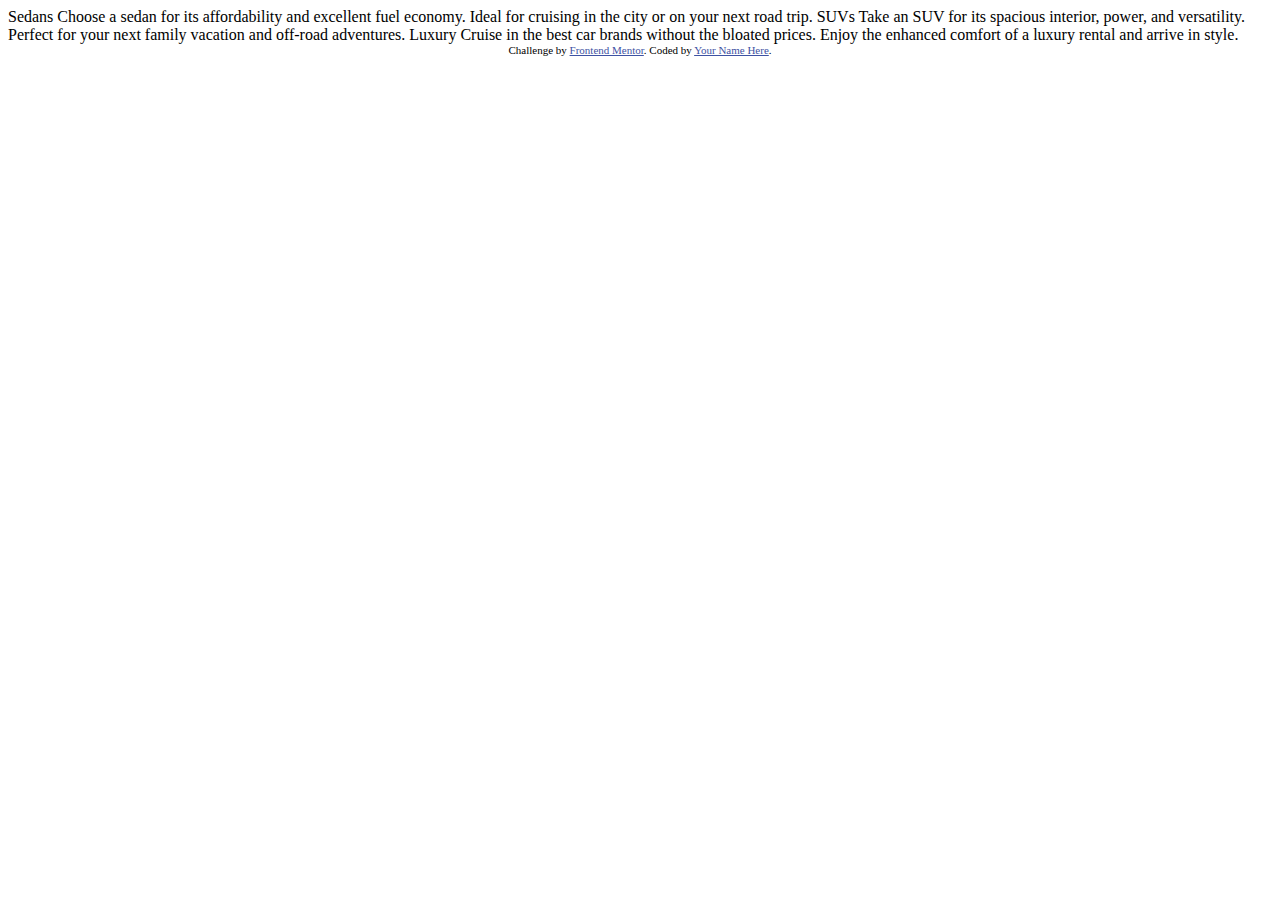
<file: 3 Column Preview Card Component #7/index.html>
<!DOCTYPE html>
<html lang="en">
<head>
  <meta charset="UTF-8">
  <meta name="viewport" content="width=device-width, initial-scale=1.0"> <!-- displays site properly based on user's device -->

  <link rel="icon" type="image/png" sizes="32x32" href="./images/favicon-32x32.png">
  
  <title>Frontend Mentor | 3-column preview card component</title>

  <!-- Feel free to remove these styles or customise in your own stylesheet 👍 -->
  <style>
    .attribution { font-size: 11px; text-align: center; }
    .attribution a { color: hsl(228, 45%, 44%); }
  </style>
</head>
<body>
  
  Sedans
  Choose a sedan for its affordability and excellent fuel economy. Ideal for cruising in the city 
  or on your next road trip.

  SUVs
  Take an SUV for its spacious interior, power, and versatility. Perfect for your next family vacation 
  and off-road adventures.

  Luxury
  Cruise in the best car brands without the bloated prices. Enjoy the enhanced comfort of a luxury 
  rental and arrive in style.
  
  <div class="attribution">
    Challenge by <a href="https://www.frontendmentor.io?ref=challenge" target="_blank">Frontend Mentor</a>. 
    Coded by <a href="#">Your Name Here</a>.
  </div>
</body>
</html>
</file>
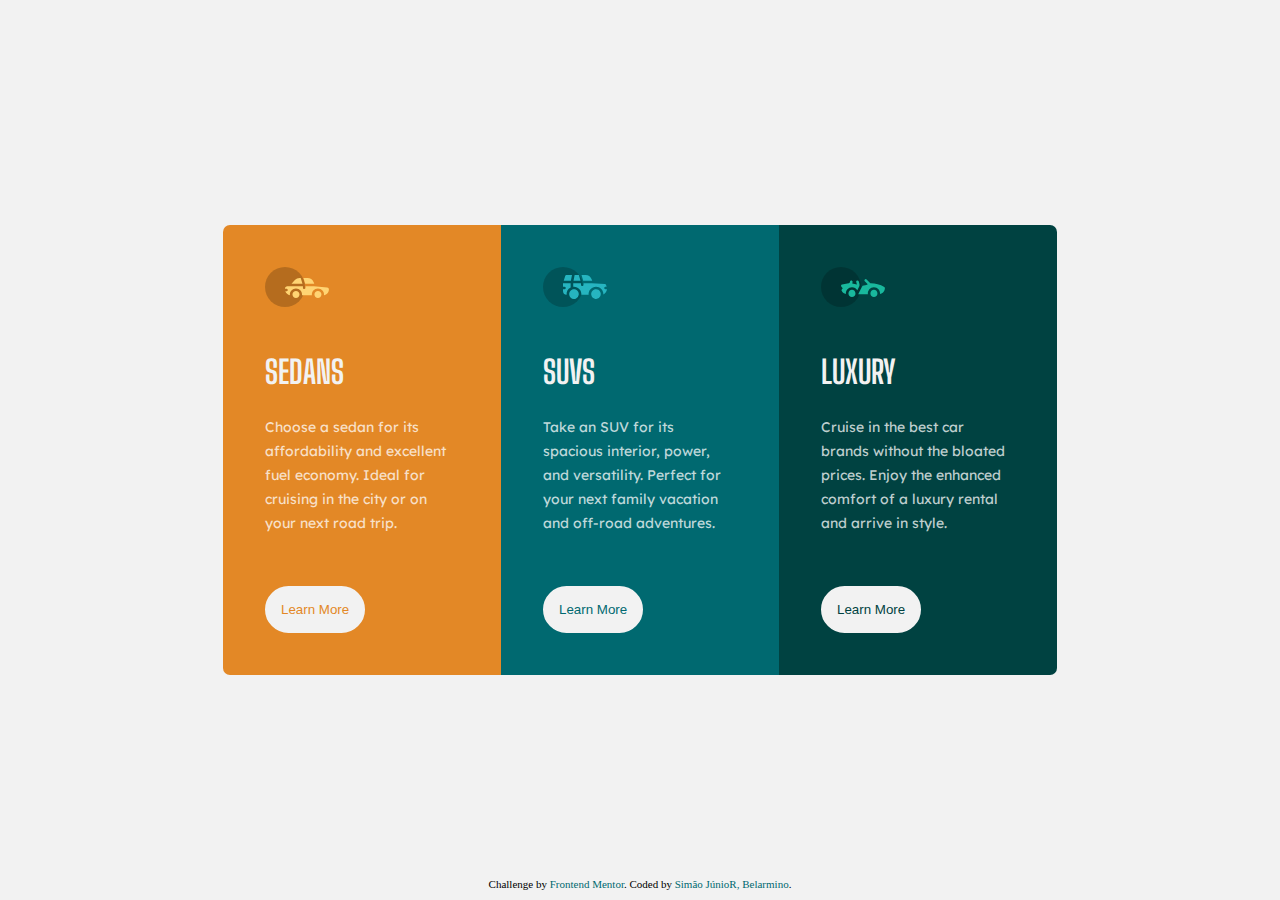
<file: 3-column-preview-card-component/index.html>
<!DOCTYPE html>
<html lang="en">
<head>
  <meta charset="UTF-8">
  <meta name="viewport" content="width=device-width, initial-scale=1.0">

  <link rel="icon" type="image/png" sizes="32x32" href="./images/favicon-32x32.png">
  
  <title>Frontend Mentor | 3-column preview card component</title>

  <link rel="stylesheet" href="css/style.css">
</head>
<body>

  <main class="container">

    <section class="sedans">
      <img src="./images/icon-sedans.svg" alt="Sedans">
      <h1>Sedans</h1>

      <p>
        Choose a sedan for its affordability and excellent fuel economy. Ideal for cruising in the city or on your next road trip.
      </p>

      <button>Learn More</button>
    </section>

    <section class="suvs">
      <img src="./images/icon-suvs.svg" alt="suvs">
      <h1>SUVs</h1>

      <p>
         Take an SUV for its spacious interior, power, and versatility. Perfect for your next family vacation and off-road adventures.
      </p>

      <button>Learn More</button>
    </section>

    <section class="luxury">
      <img src="./images/icon-luxury.svg" alt="luxury">
      <h1>Luxury</h1>

      <p>
          Cruise in the best car brands without the bloated prices. Enjoy the enhanced comfort of a luxury rental and arrive in style.
      </p>

      <button>Learn More</button>
    </section>

  </main>
  
  <footer class="attribution">
    Challenge by <a href="https://www.frontendmentor.io?ref=challenge" target="_blank">Frontend Mentor</a>. 
    Coded by <a href="https://www.instagram.com/wonderr____/">Simão JúnioR, Belarmino</a>.
  </footer>
</body>
</html>
</file>
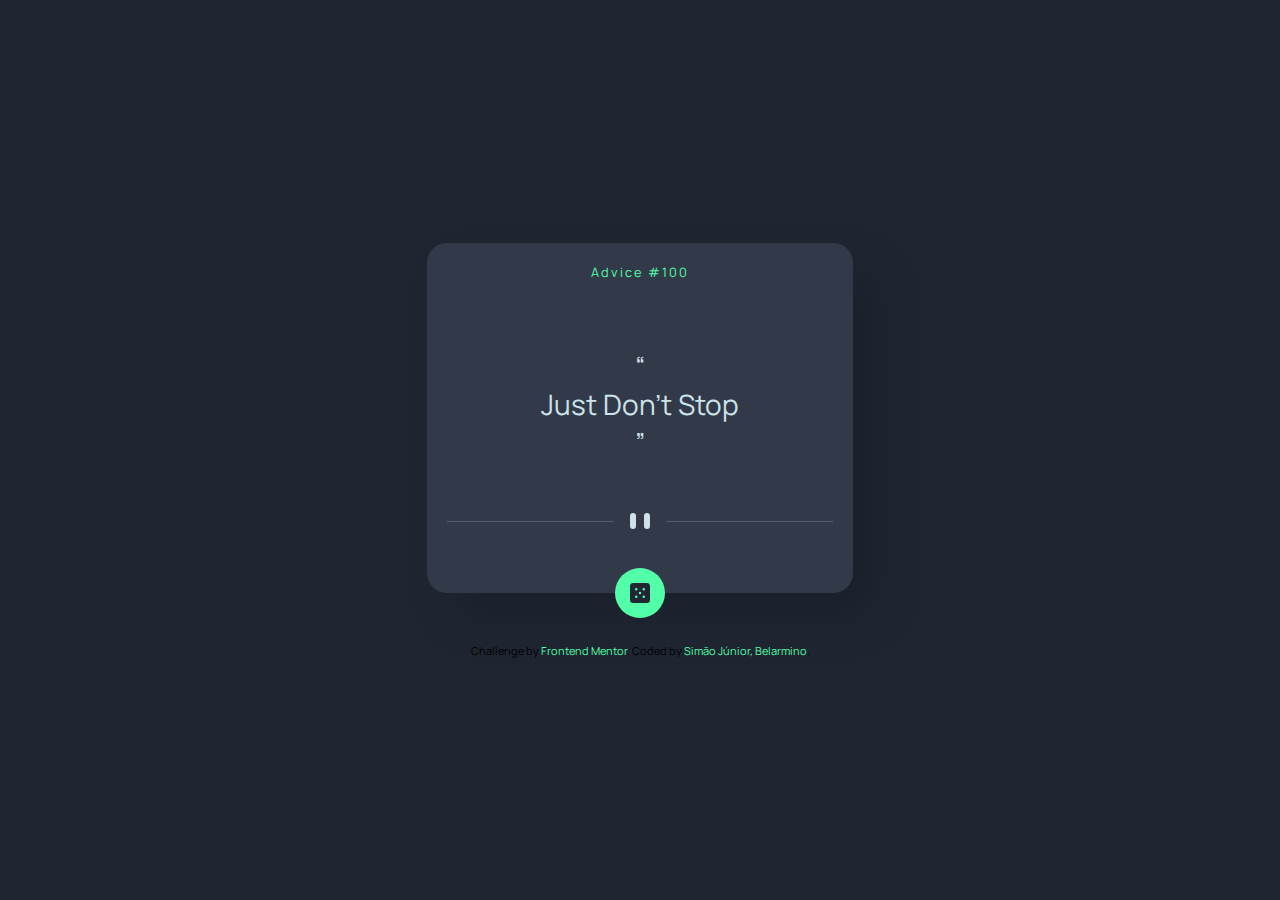
<file: Advice Generator App #4/index.html>
<!DOCTYPE html>
<html lang="en">
  <head>
    <meta charset="UTF-8" />
    <meta name="viewport" content="width=device-width, initial-scale=1.0" />

    <link
      rel="icon"
      type="image/png"
      sizes="32x32"
      href="./images/favicon-32x32.png"
    />

    <link rel="stylesheet" href="css/style.css" />
    <script src="js/script.js" defer></script>

    <title>Advice Generator App</title>
  </head>
  <body>

    <div class="container">

      <div class="advice">

        <div class="advice-id">Advice #100</div>
        <q class="advice-text">Just Don't Stop</q>
        <div class="divider"></div>

      </div>

      <button id="dice">
        <img src="./images/icon-dice.svg" alt="Dice">
      </button>

    </div>
    
    <div class="attribution">
      Challenge by
      <a href="https://www.frontendmentor.io?ref=challenge" target="_blank"
        >Frontend Mentor</a
      >. Coded by
      <a href="https://www.instagram.com/wonderr____/"
        >Simão Júnior, Belarmino</a
      >.
    </div>
  </body>
</html>
</file>
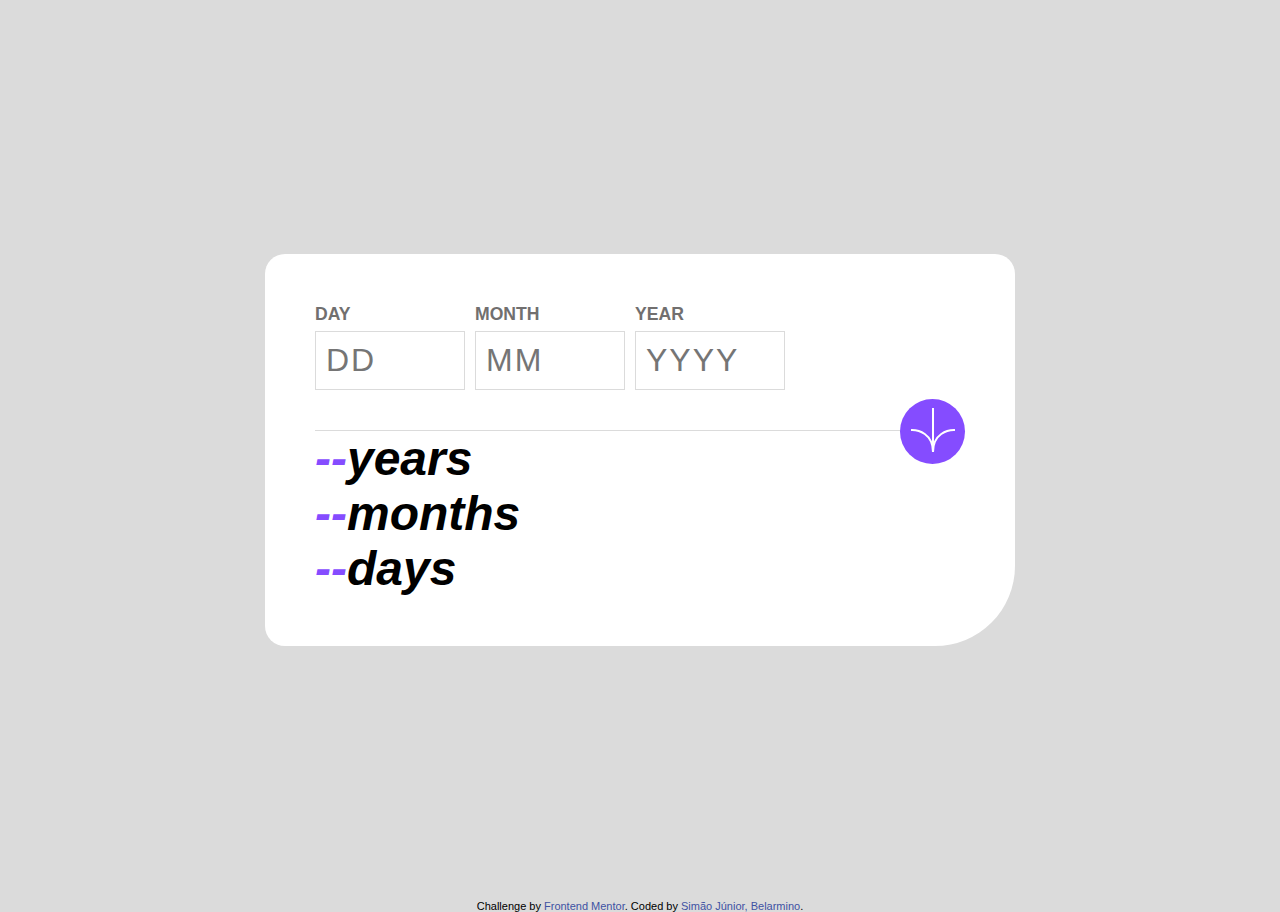
<file: Age Calculator App #2/index.html>
<!DOCTYPE html>
<html lang="en">
  <head>
    <meta charset="UTF-8" />
    <meta http-equiv="X-UA-Compatible" content="IE=edge" />
    <meta name="viewport" content="width=device-width, initial-scale=1.0" />
    <title>Age Calculator App</title>
    <link
      rel="shortcut icon"
      href="assets/images/favicon-32x32.png"
      type="image/x-icon"
    />

    <link rel="stylesheet" href="css/style.css" />
  </head>

  <body>
    <main class="container">
      <div class="content">
        <div class="input">
          <!-- Day -->
          <div class="dayInput">
            <h6>Day</h6>
            <input
              type="number"
              name="dayInput"
              id="dayInput"
              placeholder="DD"
              min="1"
              max="31"
            />
            <p class="error"></p>
          </div>

          <!-- Month -->
          <div class="monthInput">
            <h6>Month</h6>
            <input
              type="number"
              name="monthInput"
              id="monthInput"
              placeholder="MM"
              min="1"
              max="12"
            />
            <p class="error"></p>
          </div>

          <!-- Year-->
          <div class="yearInput">
            <h6>Year</h6>
            <input
              type="number"
              name="yearInput"
              id="yearInput"
              placeholder="YYYY"
              min="1"
            />
            <p class="error"></p>
          </div>
        </div>

        <hr />
        <button type="submit" id="submissionBtn">
          <img src="assets/images/icon-arrow.svg" alt="submission button" />
        </button>

        <div class="result">
          <h1><span id="yearOutput">--</span>years</h1>
          <h1><span id="monthOutput">--</span>months</h1>
          <h1><span id="dayOutput">--</span>days</h1>
        </div>
      </div>
    </main>

    <footer class="attribution">
      Challenge by
      <a href="https://www.frontendmentor.io?ref=challenge" target="_blank"
        >Frontend Mentor</a
      >. Coded by
      <a href="https://www.instagram.com/wonderr____/"
        >Simão Júnior, Belarmino</a
      >.
    </footer>

    <script src="js/script.js"></script>
  </body>
</html>
</file>
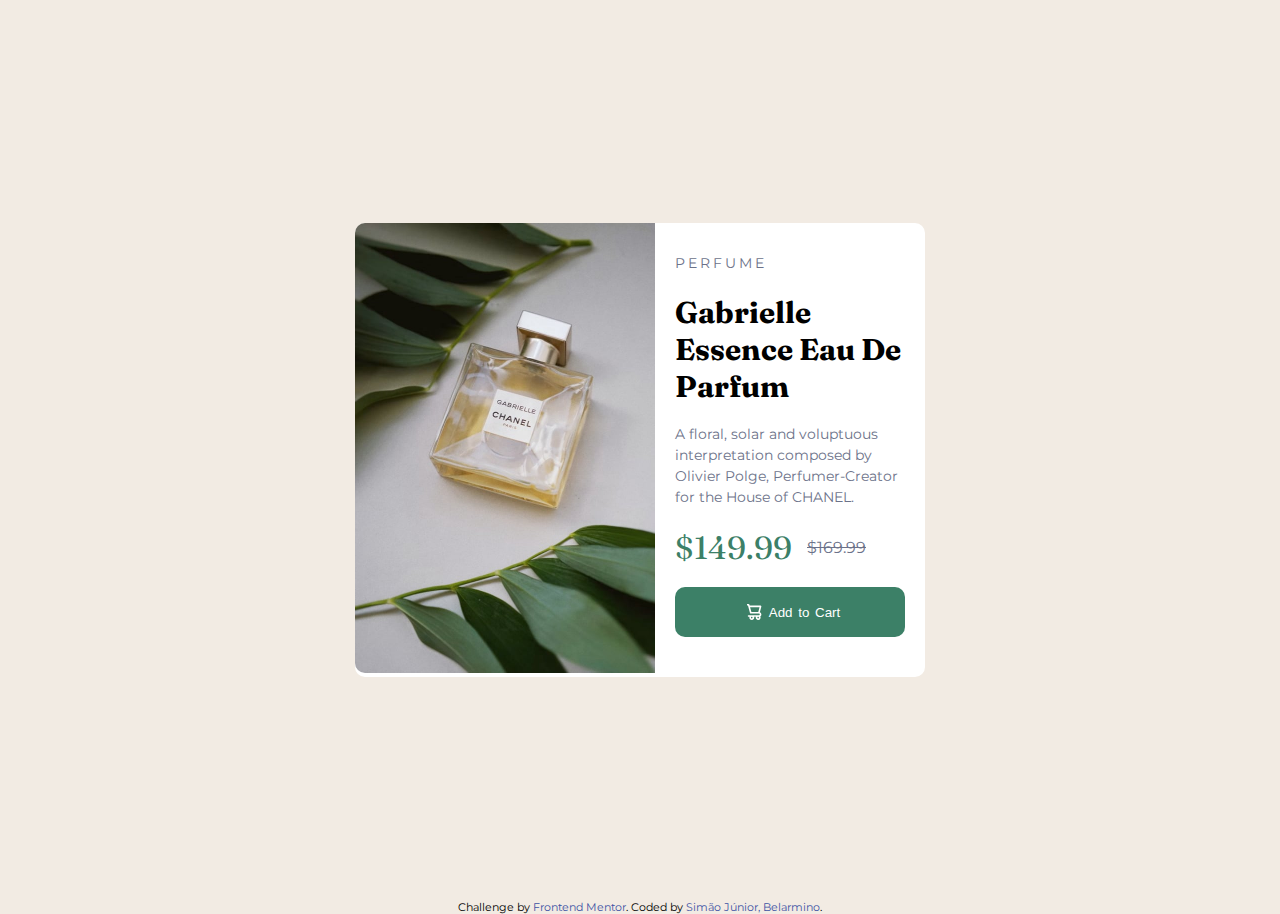
<file: Product Preview Card Component #3/index.html>
<!DOCTYPE html>
<html lang="en">
  <head>
    <meta charset="UTF-8" />
    <meta name="viewport" content="width=device-width, initial-scale=1.0" />

    <link
      rel="icon"
      type="image/png"
      sizes="32x32"
      href="./images/favicon-32x32.png"
    />
    <link rel="stylesheet" href="css/style.css" />

    <title>Product Preview Card</title>
  </head>
  <body>
    <main class="container">
      <article class="content">
        <section class="left-section">
          <img src="images/image-product-desktop.jpg" alt="Product" />
        </section>

        <section class="right-section">
          <p class="title">Perfume</p>

          <h1>Gabrielle <span>Essence Eau</span> <span>De Parfum</span></h1>

          <p class="paragraph">
            A floral, solar and voluptuous interpretation composed by Olivier
            Polge, Perfumer-Creator for the House of CHANEL.
          </p>

          <div class="prices">
            <div class="new-price">$149.99</div>
            <div class="old-price">$169.99</div>
          </div>

          <button>
            <svg width="15" height="16" xmlns="http://www.w3.org/2000/svg">
              <path
                d="M14.383 10.388a2.397 2.397 0 0 0-1.518-2.222l1.494-5.593a.8.8 0 0 0-.144-.695.8.8 0 0 0-.631-.28H2.637L2.373.591A.8.8 0 0 0 1.598 0H0v1.598h.983l1.982 7.4a.8.8 0 0 0 .799.59h8.222a.8.8 0 0 1 0 1.599H1.598a.8.8 0 1 0 0 1.598h.943a2.397 2.397 0 1 0 4.507 0h1.885a2.397 2.397 0 1 0 4.331-.376 2.397 2.397 0 0 0 1.12-2.021ZM11.26 7.99H4.395L3.068 3.196h9.477L11.26 7.991Zm-6.465 6.392a.8.8 0 1 1 0-1.598.8.8 0 0 1 0 1.598Zm6.393 0a.8.8 0 1 1 0-1.598.8.8 0 0 1 0 1.598Z"
                fill="#FFF"
              />
            </svg>
            Add to Cart
          </button>
        </section>
      </article>
    </main>

    <div class="attribution">
      Challenge by
      <a href="https://www.frontendmentor.io?ref=challenge" target="_blank"
        >Frontend Mentor</a
      >. Coded by <a href="#">Simão Júnior, Belarmino</a>.
    </div>
  </body>
</html>
</file>
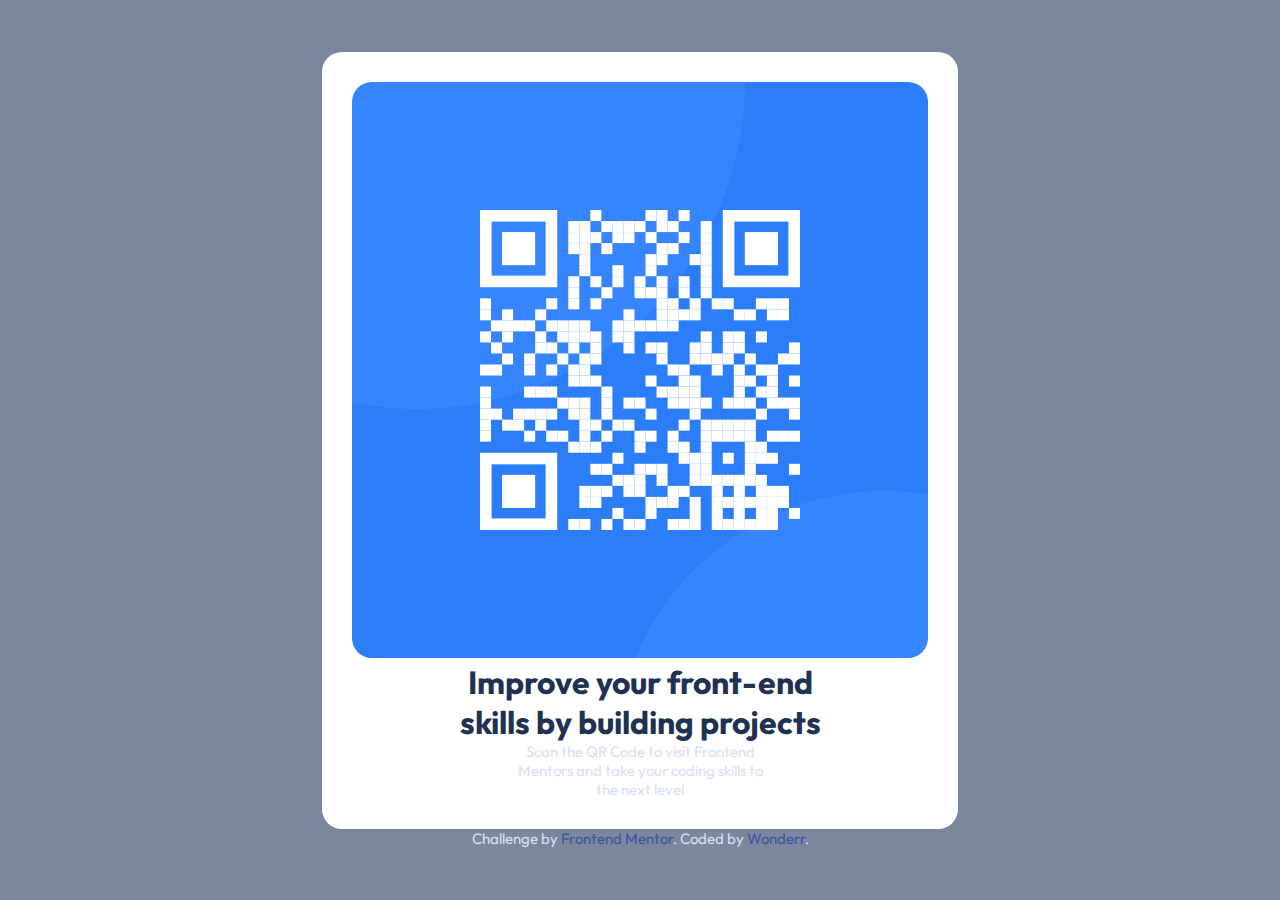
<file: QRCode Component #1/index.html>
<!DOCTYPE html>
<html lang="en">
  <head>
    <meta charset="UTF-8" />
    <meta name="viewport" content="width=device-width, initial-scale=1.0" />
    <!-- displays site properly based on user's device -->

    <link
      rel="icon"
      type="image/png"
      sizes="32x32"
      href="./images/favicon-32x32.png"
    />

    <title>Frontend Mentor | QR code component</title>
    <link rel="stylesheet" href="style/style.css" />
  </head>
  <body>
    <main>
      <figure>
        <img
          src="images/image-qr-code.png"
          alt="Qr Code"
          width="576"
          height="576"
        />
      </figure>

      <h1>
        <span>Improve your front-end</span>
        <span>skills by building projects</span>
      </h1>

      <p>
        <span>Scan the QR Code to visit Frontend</span>
        <span>Mentors and take your coding skills to</span>
        <span>the next level</span>
      </p>
    </main>

    <footer class="attribution">
      <p>
        Challenge by
        <a href="https://www.frontendmentor.io?ref=challenge" target="_blank"
          >Frontend Mentor</a
        >. Coded by
        <a href="https://www.instagram.com/wonderr____/">Wonderr</a>.
      </p>
    </footer>
  </body>
</html>
</file>
<file: 3-column-preview-card-component/css/style.css>
@import url('https://fonts.googleapis.com/css2?family=Lexend+Deca&display=swap');
@import url('https://fonts.googleapis.com/css2?family=Big+Shoulders+Display:wght@700&display=swap');

*,
*::after,
*::before {
    margin: 0;
    padding: 0;
    box-sizing: border-box;
}

:root {

    /* PRIMARY COLORS */

    --BRIGHT-ORANGE: hsl(31, 77%, 52%);
    --DARK-CYAN: hsl(184, 100%, 22%);
    --VERY-DARK-CYAN: hsl(179, 100%, 13%);

    /* NEUTRAL COLORS */

    --TRANSPARENT-WHITE: hsla(0, 0%, 100%, 0.75);
    --VERY-LIGHT-GRAY: hsl(0, 0%, 95%);

    /* FONTS */
    --LEXEND-DECA: 'Lexend Deca', sans-serif;
    --BIG-SHOULDERS-DISPLAY: 'Big Shoulders Display', cursive;
}

body {
    font-size: 15px;
    background-color: var(--VERY-LIGHT-GRAY);

    display: flex;
    height: 100vh;
}

main {
    display: flex;
    flex-direction: row;
    justify-content: center;
    align-items: center;

    width: 100%;
}

section {
    max-width: 278px;
    height: 450px;
    padding: 42px;
    position: relative;
}

section.sedans {
    background-color: var(--BRIGHT-ORANGE);

    border-radius: 7px 0 0 7px;
}

section.suvs {
    background-color: var(--DARK-CYAN);
}

section.luxury {
    background-color: var(--VERY-DARK-CYAN);

    border-radius: 0 7px 7px 0;
}

img {
    margin-bottom: 42px;
}

p {
    color: var(--TRANSPARENT-WHITE);
    font-family: var(--LEXEND-DECA);

    font-size: 14px;

    line-height: 1.5rem;
}

h1 {
    color: var(--VERY-LIGHT-GRAY);
    font-family: var(--BIG-SHOULDERS-DISPLAY);
    text-transform: uppercase;
    font-size: 32px;
    margin-bottom: 1.5rem;
}

button {
    cursor: pointer;
    position: absolute;
    text-align: center;
    padding: 14px;
    border-radius: 25px;
    border: 2px solid var(--VERY-LIGHT-GRAY);
    bottom: 42px;
}

.sedans button {
    color: var(--BRIGHT-ORANGE);
    background-color: var(--VERY-LIGHT-GRAY);
}

.suvs button {
    color: var(--DARK-CYAN);
    background-color: var(--VERY-LIGHT-GRAY);
}

.luxury button {
    color: var(--VERY-DARK-CYAN);
    background-color: var(--VERY-LIGHT-GRAY);
}

button:hover {
    background-color: transparent;
    color: var(--TRANSPARENT-WHITE);
}

button:active {
    transform: scale(0.9);
}

.attribution {
    font-size: 11px;
    text-align: center;

    width: 100%;
    margin: 0 auto;
    position: absolute;
    bottom: 10px;
}

.attribution a {
    color: var(--DARK-CYAN);
    text-decoration: none;
}
</file>
<file: Advice Generator App #4/css/style.css>
@import url('https://fonts.googleapis.com/css2?family=Manrope:wght@800&display=swap');

* {
    margin: 0;
    padding: 0;
    box-sizing: border-box;
    font-family: 'Manrope', sans-serif;
}

:root {
    /* PRIMARY */
    --LIGHT-CYAN: hsl(193, 38%, 86%);
    --NEON-GREEN: hsl(150, 100%, 66%);

    /* NEUTRAL */
    --GRAYISH-BLUE: hsl(217, 19%, 38%);
    --DARK-GRAYISH-BLUE: hsl(217, 19%, 24%);
    --DARK-BLUE: hsl(218, 23%, 16%);
}

body,
.container,
.advice,
.advice>.advice-text,
#dice {
    display: flex;
    align-items: center;
    flex-direction: column;
}

body {
    width: 100vw;
    height: 100vh;
    justify-content: center;
    background-color: var(--DARK-BLUE);
}

.advice {
    width: 33.333vw;
    max-width: 550px;
    min-width: 375px;

    height: 350px;
    padding: 20px;
    border-radius: 20px;
    box-shadow: 25px 25px 50px #00000025;

    background-color: var(--DARK-GRAYISH-BLUE);
}

.advice>.advice-id {
    font-size: 0.8rem;
    letter-spacing: 2px;
    color: var(--NEON-GREEN);
    margin-bottom: 15px;
}

.advice>.advice-text {
    width: 100%;
    height: 70%;

    justify-content: center;
    text-align: center;

    color: var(--LIGHT-CYAN);
    font-size: 28px;
}

.advice>.divider {
    width: 100%;
    height: 16px;
    background-position-x: center;

    background-image: url('../images/pattern-divider-desktop.svg');
}

#dice {
    width: 50px;
    height: 50px;
    border-radius: 50%;

    justify-content: center;

    border: none;
    background-color: var(--NEON-GREEN);
    position: relative;
    bottom: 25px;
    cursor: pointer;

    transition: all .2s linear;
}

#dice:hover {
    box-shadow: 0 0 25px var(--NEON-GREEN);
}

#dice > img {
    width: 40%;
}

.attribution {
    font-size: 11px;
    text-align: center;
}

.attribution a {
    text-decoration: none;
    color: var(--NEON-GREEN);
}
</file>
<file: Age Calculator App #2/css/style.css>
*,
*::after,
*::before {
    padding: 0;
    margin: 0;
    box-sizing: border-box;
}

:root {
    /* PRIMARY COLORS */
    --PURPLE: hsl(259, 100%, 65%);
    --LIGHT-RED: hsl(0, 100%, 67%);
    

    /* NEUTRAL COLORS */
    --WHITE: hsl(0, 0%, 100%);
    --OFF-WHITE: hsl(0, 0%, 94%);
    --LIGHT-GREY: hsl(0, 0%, 86%);
    --SMOKEY-GREY: hsl(0, 1%, 44%);
    --OFF-BLACK: hsl(0, 0%, 8%);
}

html {
    font-family: 'Poppins', sans-serif;
}

body {
    background-color: var(--LIGHT-GREY);
}

.container {
    display: flex;
    justify-content: center;
    align-items: center;

    height: 100vh;
}

.content {
    background-color: var(--WHITE);
    width: 750px;
    padding: 50px;
    border-radius: 20px;
    border-bottom-right-radius: 80px;
    position: relative;
}

.input {
    display: flex;
    margin-bottom: 35px;
}

input {
    font-size: 2rem;
    width: 150px;
    padding: 10px;
    margin-top: 6px;
    margin-right: 10px;
    border: 0.5px solid var(--LIGHT-GREY);
    outline: none;
    letter-spacing: 2px;
    caret-color: var(--PURPLE);

    cursor: pointer;
}

input:focus, input:hover {
    border: 0.5px solid var(--PURPLE);
}

h6 {
    font-size: 1.1rem;
    text-transform: uppercase;
    color: var(--SMOKEY-GREY);
}

hr {
    border: none;
    height: 1px;
    background-color: var(--LIGHT-GREY);
}

button {
    position: absolute;
    background-color: var(--PURPLE);
    width: 65px;
    height: 65px;
    border: none;
    outline: none;
    border-radius: 50%;
    right: 50px;
    margin-top: -32px;

    cursor: pointer;
}

button:hover {
    background-color: var(--OFF-BLACK);
}

p.error {
    font-size: 12px;
    font-weight: 400;
    color: var(--LIGHT-RED);
    font-style: italic;
    margin: 5px 0;
}

.result h1 {
    font-size: 3rem;
    font-style: italic;
}

.result span {
    color: var(--PURPLE);
}

footer a {
    text-decoration: none;
}

.attribution { 
    font-size: 11px; 
    text-align: center; 
}

.attribution a {
    color: hsl(228, 45%, 44%); 
}

/* || RESPONSIVENESS */

@media only screen and (max-width: 525px) {
    .input {
        margin-bottom: 40px;
    }   

    input {
        font-size: 18px;
        width: 80px;
        position: relative;
    }

    .result h1 {
        font-size: 2.7rem;
    }

    p.error {
        font-size: 10px;
    }

    button {
        right: 40%;
    }

    .result {
        margin-top: 40px;
    }
}
</file>
<file: Product Preview Card Component #3/css/style.css>
@import url('https://fonts.googleapis.com/css2?family=Montserrat:wght@500;700&display=swap');

@import url('https://fonts.googleapis.com/css2?family=Fraunces:wght@700&display=swap');


* {
    margin: 0;
    padding: 0;
    box-sizing: border-box;
}

:root {
    /* PRIMARY */
    --DARK-CYAN: hsl(158, 36%, 37%);
    --CREAM: hsl(30, 38%, 92%);

    /* NEUTRAL */
    --VERY-DARK-BLUE: hsl(212, 21%, 14%);
    --DARK-GRAYISH-BLUE: hsl(228, 12%, 48%);
    --WHITE: hsl(0, 0%, 100%);
}

body {
    background-color: var(--CREAM);
    font-family: 'Montserrat', sans-serif;
}

.container {
    display: flex;
    align-items: center;
    justify-content: center;

    height: 100vh;
}

.content {
    display: flex;
    width: 570px;
    height: auto;
    border-radius: 10px;

    background-color: var(--WHITE);
}

.left-section img {
    width: 300px;
    border-radius: 10px 0 0 10px;
}

.right-section {
    margin: 10px 20px 20px 20px;
    display: flex;
    flex-direction: column;
    justify-content: space-evenly;
}

.title {
    text-transform: uppercase;
    letter-spacing: 3px;
    color: var(--DARK-GRAYISH-BLUE);
    font-family: 'Montserrat', sans-serif;
}

h1 {
    font-family: 'Fraunces', serif;
    font-size: 30px;
    font-weight: 700;
}

p {
    font-size: 14px;
    line-height: 1.5;
    color: var(--DARK-GRAYISH-BLUE)
}

.prices {
    display: flex;
}

.new-price {
    font-family: 'Fraunces', serif;
    font-size: 2rem;
    color: var(--DARK-CYAN)
}

.old-price {
    display: flex;
    align-items: center;
    margin-left: 15px;
    text-decoration: line-through;
    color: var(--DARK-GRAYISH-BLUE);
}

button {
    display: flex;
    align-items: center;
    justify-content: center;
    width: 100%;
    height: 50px;

    border-radius: 10px;
    border: none;
    background-color: var(--DARK-CYAN);
    color: var(--WHITE);
    word-spacing: 2px;
}

button:hover {
    background-color: hsl(158, 64%, 23%);
    cursor: pointer;
}

svg {
    margin: 7px;
}

.attribution {
    font-size: 11px; text-align: center; 
}
.attribution a {
    color: hsl(228, 45%, 44%); 
    text-decoration: none;
}
</file>
<file: QRCode Component #1/style/style.css>
@import url('https://fonts.googleapis.com/css2?family=Outfit:wght@400;700&display=swap');

/* || RESET */

*,
*::after,
*::before {
    padding: 0;
    margin: 0;
    box-sizing: border-box;
}

/* || VARIABLES */

:root {
    --WHITE: hsl(0, 0%, 100%);
    --LIGHT-GRAY: hsl(212, 45%, 89%);
    --GRAYISH-BLUE: hsl(220, 15%, 55%);
    --DARK-BLUE: hsl(218, 44%, 22%);
}

/* || STYLING */

html {
    font-family: 'Outfit', sans-serif;
}

span {
    display: block;
}

img {
    border-radius: 20px;
    width: px;
    height: 100px;

    /* Making it responsive */
    max-width: 100%;
    height: auto;
}

body {
    height: 100vh;
    background-color:var(--GRAYISH-BLUE);
    display: flex;
    justify-content: center;
    align-items: center;
    flex-direction: column;
    
}

main {
    max-width: 80%;
    background-color: var(--WHITE);
    border-radius: 20px;
    padding: 30px;
    display: flex;
    flex-direction: column;
    align-items:center;
}

h1 {
    color: var(--DARK-BLUE);
    text-align: center;
}

p {
    font-size: 15px;
    color: var(--LIGHT-GRAY);
    text-align: center;
}

.attribution {
    font-size: 11px;
    text-align: center;
}

.attribution a {
    text-decoration: none;
    color: hsl(228, 45%, 44%);
}
</file>
